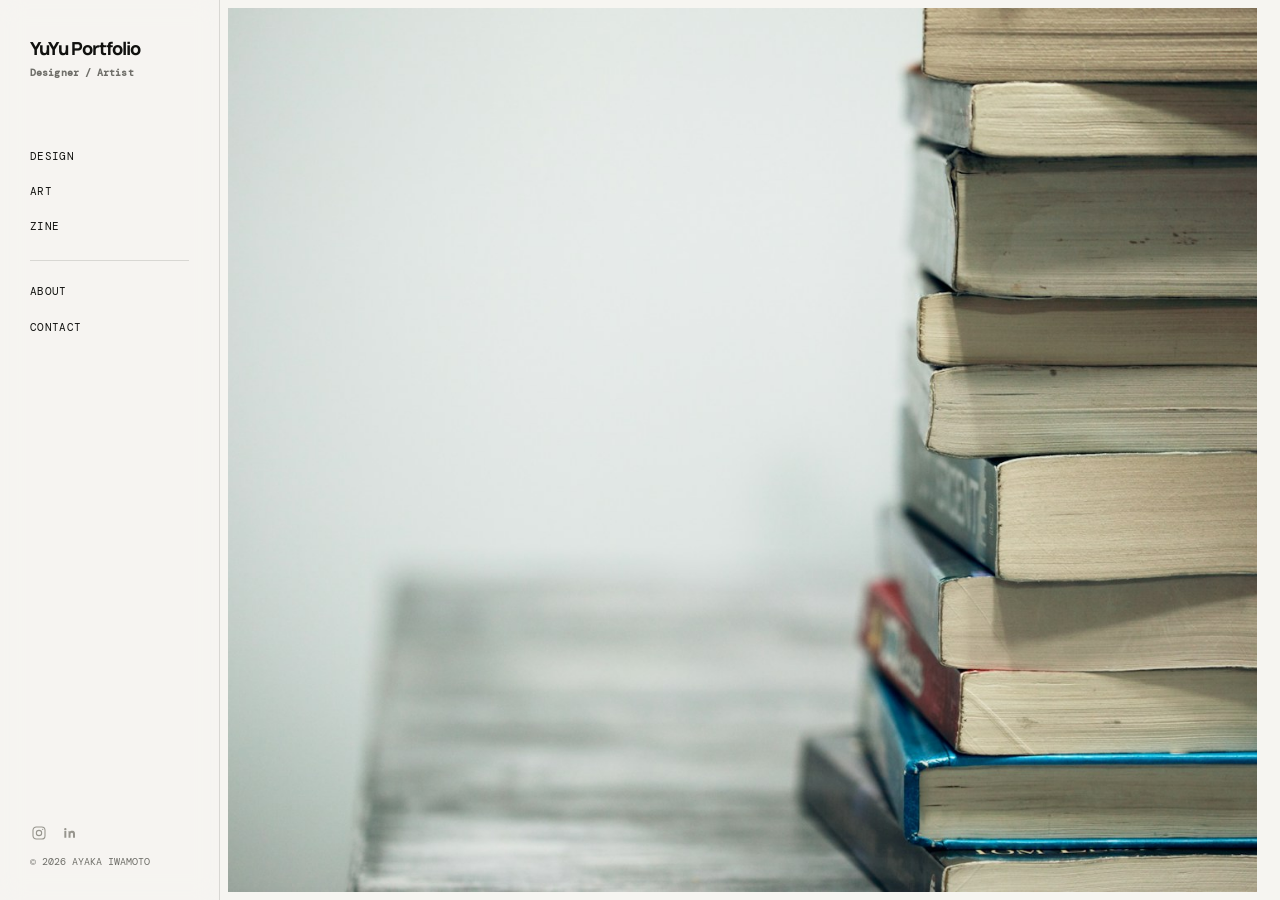
<file: index.html>
<!doctype html>
<html lang="en">
<head>
  <meta charset="utf-8">
  <meta name="viewport" content="width=device-width, initial-scale=1">
  <meta name="description" content="Personal creative archive and portfolio">
  <title>Portfolio — Home</title>
  <link rel="stylesheet" href="assets/css/style.css?v=20260902-8">
</head>
<body data-page="home">
  <div class="site-shell">
    <aside class="sidebar" data-site-sidebar></aside>
    <main class="page home-page"><div class="page-inner" data-page-content></div></main>
  </div>
  <script src="assets/js/site.js?v=20260902-5"></script><script src="assets/js/main.js"></script>
</body>
</html>
</file>
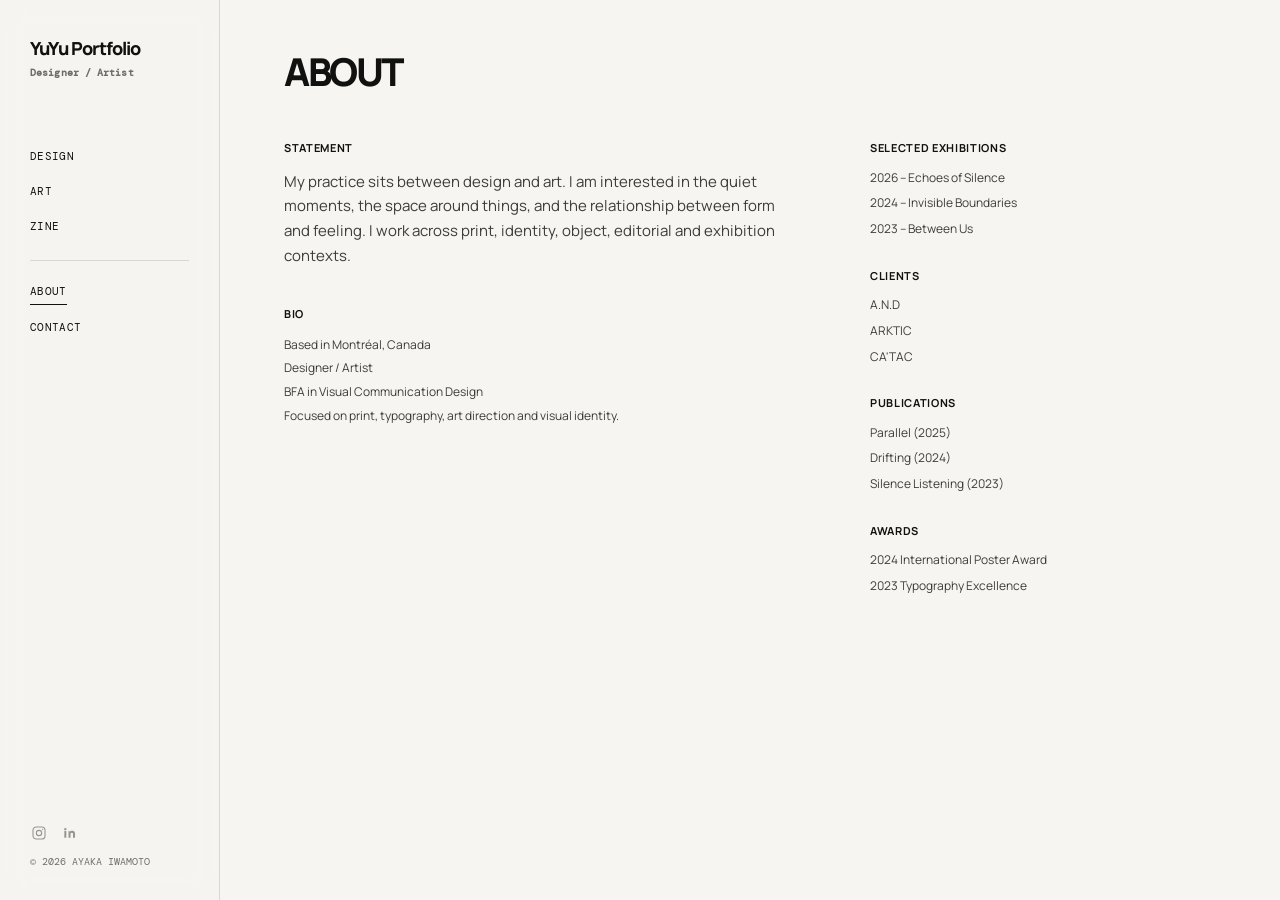
<file: about.html>
<!doctype html>
<html lang="en">
<head><meta charset="utf-8"><meta name="viewport" content="width=device-width, initial-scale=1"><title>Portfolio — About</title><link rel="stylesheet" href="assets/css/style.css?v=20260902-8"></head>
<body data-page="about"><div class="site-shell"><aside class="sidebar" data-site-sidebar></aside><main class="page"><div class="page-inner" data-page-content></div></main></div><script src="assets/js/site.js?v=20260902-5"></script><script src="assets/js/main.js"></script></body>
</html>
</file>
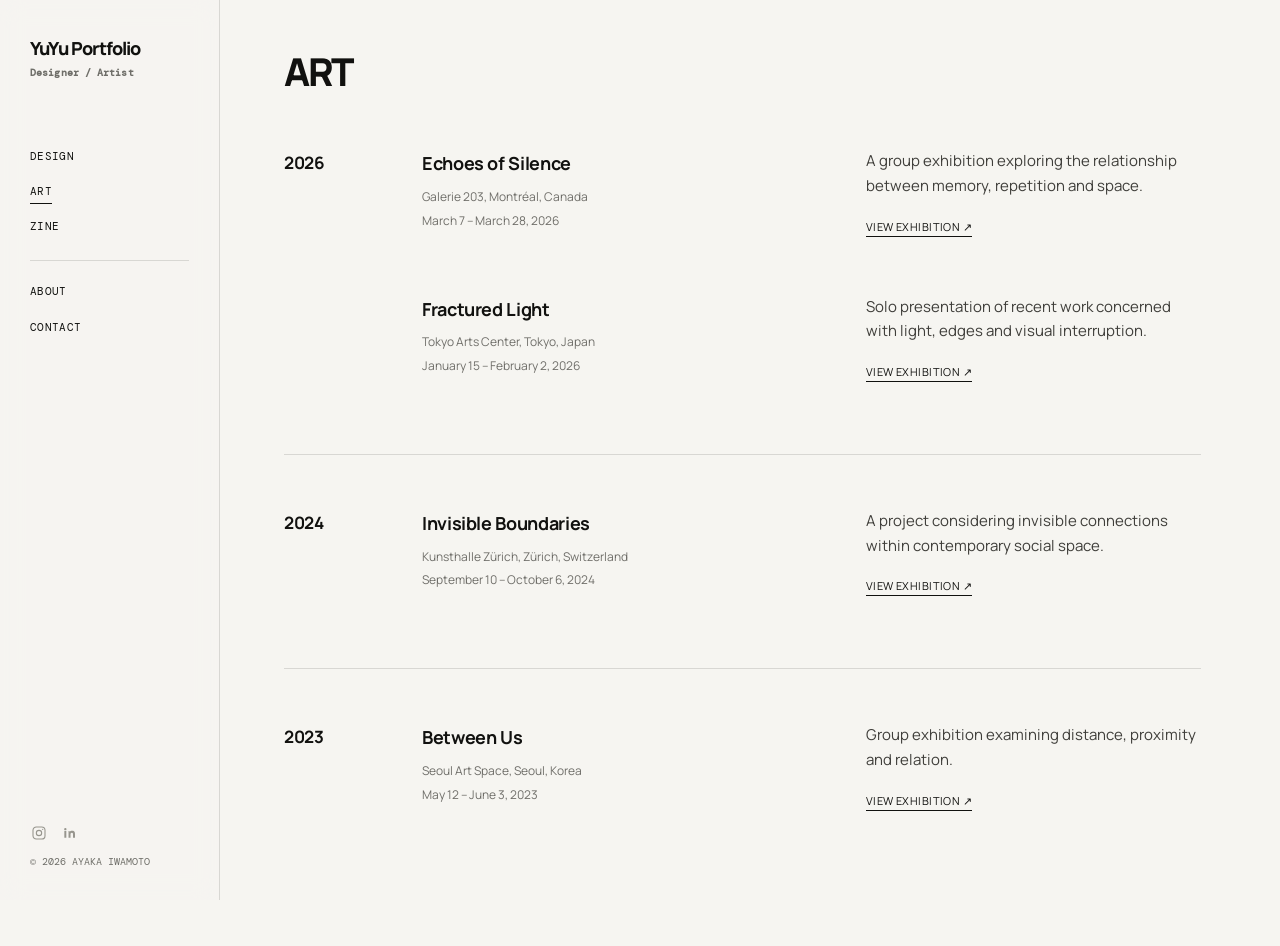
<file: art.html>
<!doctype html>
<html lang="en">
<head><meta charset="utf-8"><meta name="viewport" content="width=device-width, initial-scale=1"><title>Portfolio — Art</title><link rel="stylesheet" href="assets/css/style.css?v=20260902-8"></head>
<body data-page="art"><div class="site-shell"><aside class="sidebar" data-site-sidebar></aside><main class="page"><div class="page-inner" data-page-content></div></main></div><script src="assets/js/site.js?v=20260902-5"></script><script src="assets/js/main.js"></script></body>
</html>
</file>
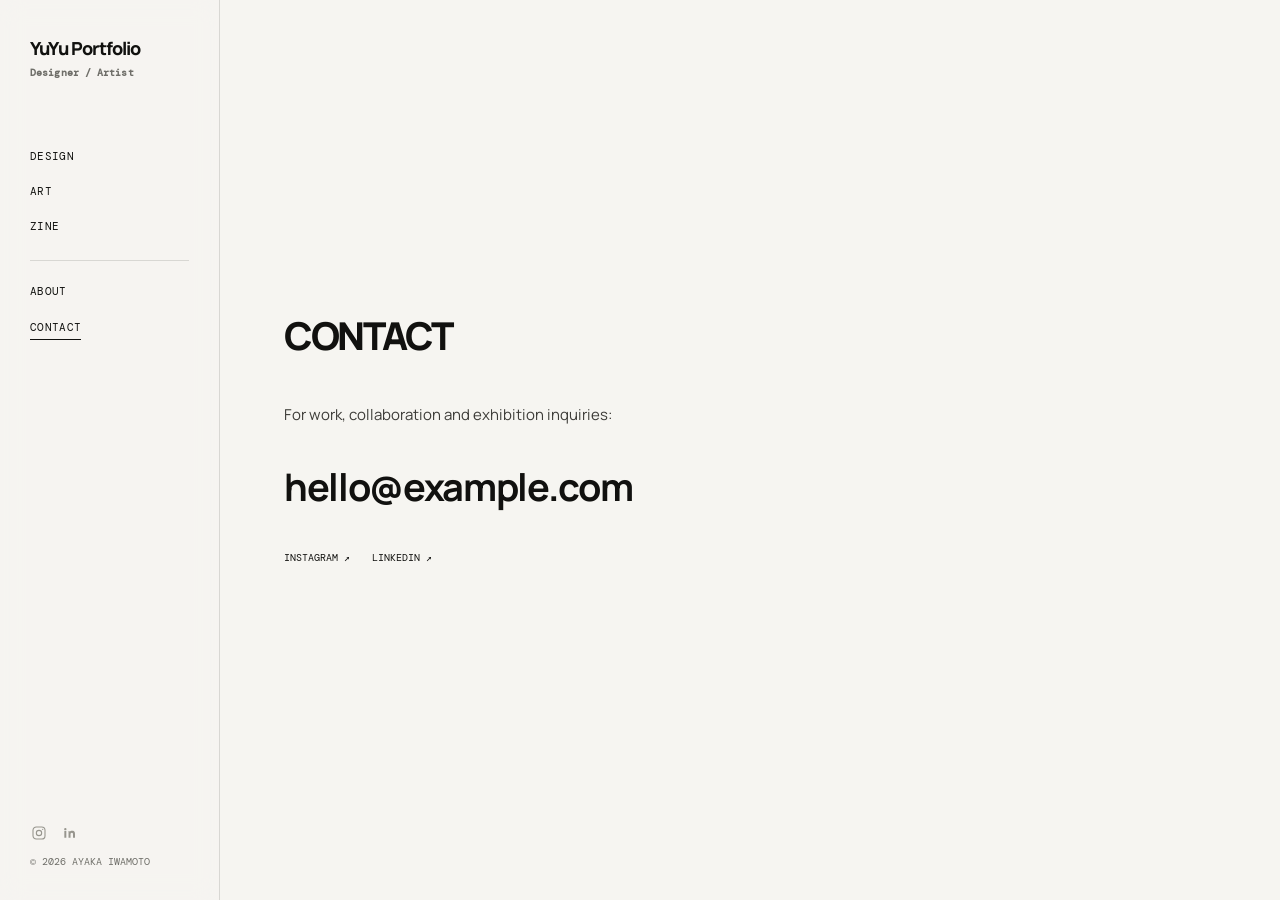
<file: contact.html>
<!doctype html>
<html lang="en">
<head><meta charset="utf-8"><meta name="viewport" content="width=device-width, initial-scale=1"><title>Portfolio — Contact</title><link rel="stylesheet" href="assets/css/style.css?v=20260902-8"></head>
<body data-page="contact"><div class="site-shell"><aside class="sidebar" data-site-sidebar></aside><main class="page"><div class="page-inner" data-page-content></div></main></div><script src="assets/js/site.js?v=20260902-5"></script><script src="assets/js/main.js"></script></body>
</html>
</file>
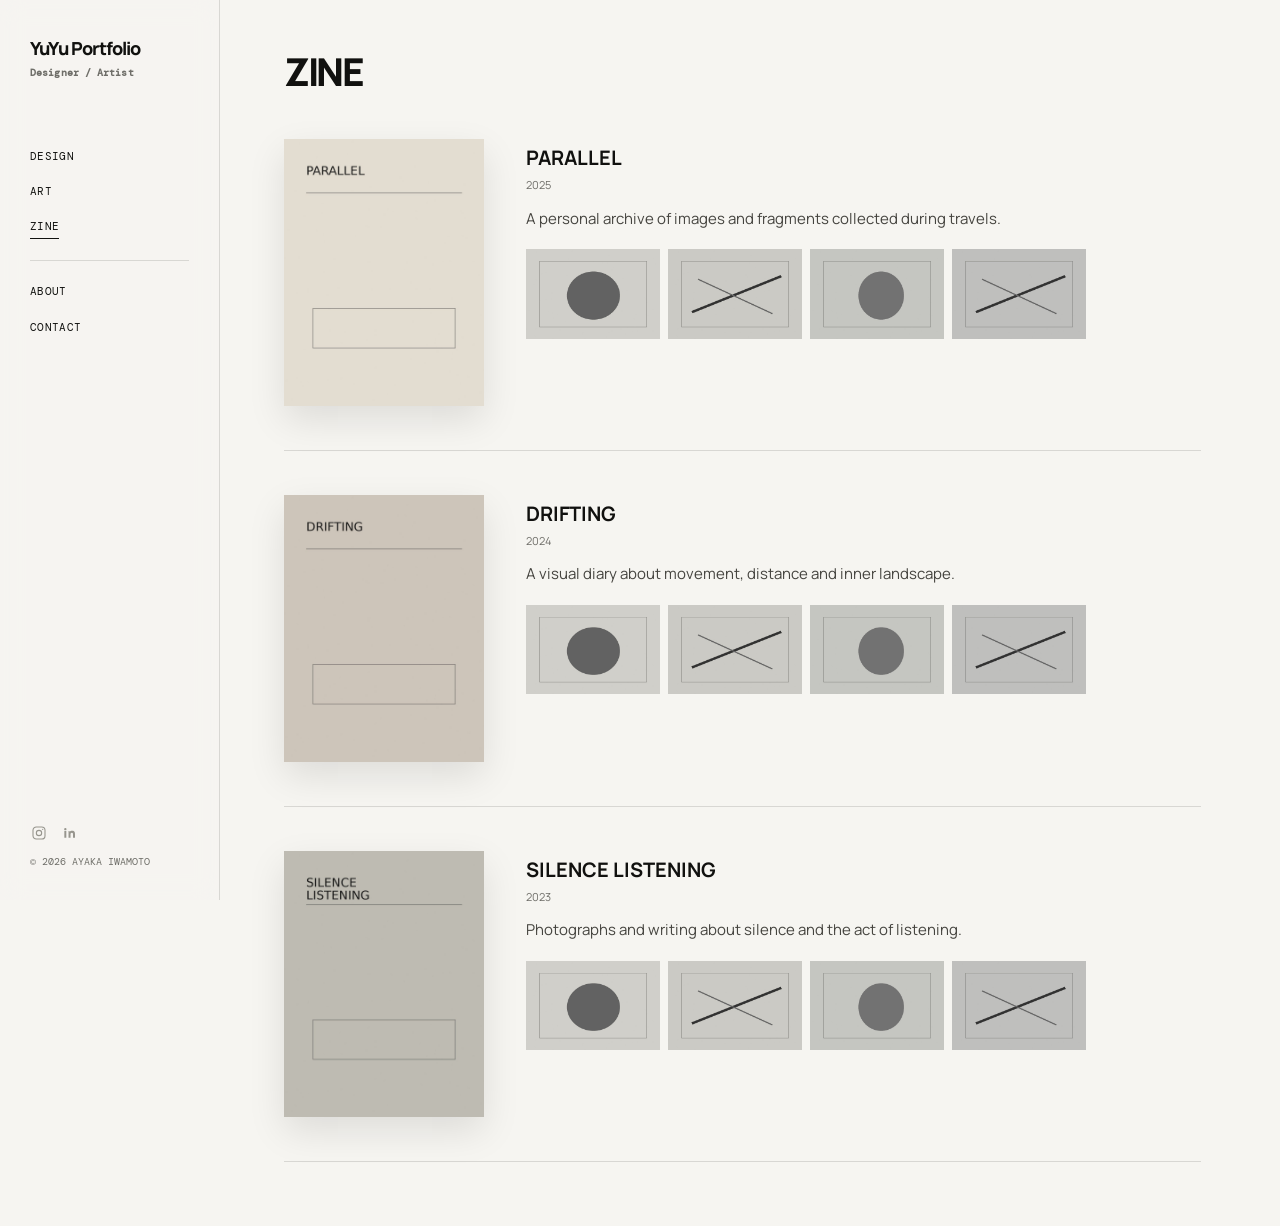
<file: zine.html>
<!doctype html>
<html lang="en">
<head><meta charset="utf-8"><meta name="viewport" content="width=device-width, initial-scale=1"><title>Portfolio — Zine</title><link rel="stylesheet" href="assets/css/style.css?v=20260902-8"></head>
<body data-page="zine"><div class="site-shell"><aside class="sidebar" data-site-sidebar></aside><main class="page"><div class="page-inner" data-page-content></div></main></div><script src="assets/js/site.js?v=20260902-5"></script><script src="assets/js/main.js"></script></body>
</html>
</file>
<file: assets/css/style.css>
@import url('https://fonts.googleapis.com/css2?family=DM+Mono&family=Manrope:wght@400;500;600;700;800&display=swap');

:root {
  --bg: #f6f5f1;
  --paper: #fbfaf7;
  --text: #11110f;
  --muted: #6f6e69;
  --line: rgba(17,17,15,.13);
  --rail: 220px;
  --ease: cubic-bezier(.22,.7,.18,1);
}

* { box-sizing: border-box; }
html {
  overflow-y: scroll;
  scroll-behavior: smooth;
  scrollbar-gutter: stable;
}
body {
  margin: 0;
  background: var(--bg);
  color: var(--text);
  font-family: 'Manrope', 'Helvetica Neue', Arial, sans-serif;
  font-size: 15px;
  line-height: 1.65;
  -webkit-font-smoothing: antialiased;
}
a { color: inherit; text-decoration: none; }
button, input, textarea { font: inherit; }
img { display: block; max-width: 100%; }

.site-shell {
  min-height: 100vh;
  display: grid;
  grid-template-columns: var(--rail) minmax(0, 1fr);
}

.sidebar {
  position: sticky;
  top: 0;
  height: 100vh;
  padding: 38px 30px 30px;
  border-right: 1px solid var(--line);
  background: rgba(246,245,241,.82);
  backdrop-filter: blur(12px);
  display: flex;
  flex-direction: column;
  z-index: 20;
}
.brand {
  font-size: 18px;
  font-weight: 800;
  line-height: 1.18;
  letter-spacing: -.045em;
}
.brand small {
  display: block;
  margin-top: 8px;
  color: var(--muted);
  font-family: 'DM Mono', monospace;
  font-size: 10px;
  letter-spacing: .01em;
}
.nav {
  margin-top: 68px;
  display: grid;
  gap: 17px;
}
.nav-divider { height: 1px; background: var(--line); margin: 8px 0 4px; }
.nav a {
  width: fit-content;
  font-family: 'DM Mono', monospace;
  font-size: 11px;
  letter-spacing: .03em;
  position: relative;
}
.nav a::after {
  content: '';
  position: absolute;
  left: 0; right: 0; bottom: -4px;
  height: 1px;
  background: var(--text);
  transform: scaleX(0);
  transform-origin: left;
  transition: transform .25s ease;
}
.nav a:hover::after,
.nav a.active::after { transform: scaleX(1); }
.sidebar-foot {
  margin-top: auto;
  color: var(--muted);
  font-family: 'DM Mono', monospace;
  font-size: 10px;
  display: grid;
  gap: 12px;
}
.socials { display: flex; gap: 12px; }
.social-icon {
  display: grid;
  width: 18px;
  height: 18px;
  place-items: center;
  color: #97958e;
  transition: color .2s ease, transform .2s var(--ease);
}
.social-icon:hover { color: var(--text); transform: translateY(-1px); }
.social-icon svg { width: 16px; height: 16px; fill: none; stroke: currentColor; stroke-width: 1.65; }
.social-icon svg path { fill: currentColor; stroke: none; }
.social-icon .icon-fill { fill: currentColor; stroke: none; }

.page {
  min-width: 0;
  padding: 40px clamp(28px, 5vw, 82px) 64px;
}
.page-inner { max-width: 1240px; margin: 0 auto; }
.page-title {
  margin: 0 0 36px;
  font-size: clamp(30px, 3vw, 48px);
  font-weight: 800;
  letter-spacing: -.065em;
}
.eyebrow {
  font-family: 'DM Mono', monospace;
  font-size: 10px;
  text-transform: uppercase;
  letter-spacing: .1em;
  color: var(--muted);
}

/* Home */
.home-page { overflow: hidden; padding: 8px; }
.home-page .page-inner { max-width: none; }
.home-stage {
  min-height: calc(100vh - 16px);
  overflow: hidden;
  background: #e7e4dd;
}
.home-stage img {
  width: 100%;
  height: calc(100vh - 16px);
  object-fit: cover;
  object-position: center;
}

/* Design */
.filter-bar {
  display: flex;
  flex-wrap: wrap;
  gap: 22px;
  margin-bottom: 28px;
  padding-bottom: 12px;
  border-bottom: 1px solid var(--line);
}
.filter-bar button {
  appearance: none;
  border: 0;
  background: transparent;
  padding: 0 0 4px;
  color: var(--muted);
  cursor: pointer;
  font-size: 11px;
  text-transform: uppercase;
  letter-spacing: .04em;
  position: relative;
}
.filter-bar button::after {
  content: '';
  position: absolute;
  left: 0; right: 0; bottom: 0;
  height: 1px;
  background: var(--text);
  transform: scaleX(0);
  transition: transform .25s ease;
}
.filter-bar button.active { color: var(--text); }
.filter-bar button.active::after { transform: scaleX(1); }
.design-grid {
  display: grid;
  grid-template-columns: repeat(3, minmax(0, 1fr));
  gap: 12px;
}
.work-card {
  position: relative;
  aspect-ratio: 4 / 3;
  overflow: hidden;
  background: #dfddd6;
  cursor: pointer;
  opacity: 1;
  transform: translateY(0);
  transition: opacity .3s ease, transform .35s var(--ease);
}
.work-card.is-hidden { display: none; }
.work-card img { width: 100%; height: 100%; object-fit: cover; transition: transform .55s var(--ease), filter .4s ease; }
.work-card:hover img { transform: scale(1.025); filter: brightness(.93); }
.work-card .meta {
  position: absolute;
  inset: auto 0 0 0;
  padding: 16px;
  color: white;
  background: linear-gradient(transparent, rgba(0,0,0,.54));
  transform: translateY(16%);
  opacity: 0;
  transition: .3s ease;
}
.work-card:hover .meta { transform: translateY(0); opacity: 1; }
.meta-title { font-size: 16px; font-weight: 700; }
.meta-sub { margin-top: 3px; font-size: 11px; opacity: .8; }

/* Art */
.art-list { max-width: 980px; }
.art-year {
  display: grid;
  grid-template-columns: 110px minmax(0,1fr);
  gap: 28px;
  padding: 10px 0 70px;
}
.art-year + .art-year { border-top: 1px solid var(--line); padding-top: 54px; }
.art-year h2 {
  margin: 0;
  font-size: 17px;
  font-weight: 700;
  letter-spacing: -.02em;
}
.exhibitions { display: grid; gap: 56px; }
.exhibition {
  display: grid;
  grid-template-columns: 1.1fr .9fr;
  gap: 34px;
}
.exhibition h3 { margin: 0 0 8px; font-size: 18px; letter-spacing: -.02em; }
.exhibition .place { color: var(--muted); font-size: 12px; }
.exhibition .date { margin-top: 4px; color: var(--muted); font-size: 12px; }
.exhibition p { margin: 0 0 15px; max-width: 48ch; color: #3f3e3a; }
.external-link { font-size: 11px; text-transform: uppercase; letter-spacing: .04em; border-bottom: 1px solid currentColor; padding-bottom: 2px; }

/* Zine */
.zine-list { display: grid; gap: 44px; max-width: 1100px; }
.zine-item {
  display: grid;
  grid-template-columns: 200px minmax(0,1fr);
  gap: 42px;
  padding-bottom: 44px;
  border-bottom: 1px solid var(--line);
}
.zine-cover { box-shadow: 0 14px 35px rgba(0,0,0,.1); }
.zine-copy h2 { margin: 2px 0 2px; font-size: 20px; }
.zine-year { color: var(--muted); font-size: 11px; }
.zine-copy p { max-width: 56ch; margin: 12px 0 18px; color: #45443f; }
.zine-preview { display: grid; grid-template-columns: repeat(4, minmax(0,1fr)); gap: 8px; max-width: 560px; }
.zine-preview img { width: 100%; aspect-ratio: 3/2; object-fit: cover; }

/* About */
.about-layout {
  display: grid;
  grid-template-columns: minmax(0,1.2fr) minmax(240px,.8fr);
  gap: clamp(50px, 7vw, 110px);
  max-width: 1060px;
}
.about-section + .about-section { margin-top: 36px; }
.about-section h2 { margin: 0 0 12px; font-size: 11px; text-transform: uppercase; letter-spacing: .06em; }
.about-section p { margin: 0; max-width: 58ch; color: #3d3c38; }
.bio-grid { display: grid; gap: 4px; color: #3d3c38; font-size: 12px; }
.selected { display: grid; gap: 28px; }
.selected h3 { margin: 0 0 10px; font-size: 11px; text-transform: uppercase; letter-spacing: .06em; }
.selected ul { list-style: none; padding: 0; margin: 0; display: grid; gap: 6px; color: #3d3c38; font-size: 12px; }
.cv-link { display: inline-block; margin-top: 42px; padding: 10px 14px; border: 1px solid var(--text); font-size: 11px; }

/* Contact */
.contact-layout {
  min-height: calc(100vh - 110px);
  display: flex;
  align-items: center;
}
.contact-copy p { max-width: 48ch; color: #3d3c38; }
.contact-email { display: inline-block; margin: 12px 0 32px; font-size: clamp(22px, 3vw, 38px); font-weight: 700; letter-spacing: -.035em; }
.contact-links { display: flex; gap: 22px; font-family: 'DM Mono', monospace; font-size: 10px; text-transform: uppercase; }

/* Lightbox */
.lightbox {
  position: fixed;
  inset: 0;
  background: rgba(18,18,16,.94);
  color: white;
  z-index: 100;
  display: none;
  grid-template-columns: minmax(0,1.55fr) minmax(280px,.45fr);
  gap: 36px;
  padding: 40px;
}
.lightbox.open { display: grid; }
.lightbox-media { min-width: 0; display: grid; place-items: center; }
.lightbox-media img { max-width: 100%; max-height: calc(100vh - 80px); object-fit: contain; }
.lightbox-info { align-self: end; padding: 30px 10px 30px 0; }
.lightbox-info h2 { font-size: 28px; margin: 0 0 8px; }
.lightbox-info p { color: rgba(255,255,255,.72); }
.lightbox-close {
  position: absolute; top: 22px; right: 24px;
  border: 0; background: transparent; color: white;
  font-size: 28px; cursor: pointer;
}
.lightbox-navigation { display: flex; align-items: center; width: fit-content; height: 22px; gap: 5px; margin-top: 28px; font-family: 'DM Mono', monospace; font-size: 14px; line-height: 22px; }
.lightbox-nav { display: flex; width: 15px; height: 22px; padding: 0; align-items: center; justify-content: center; border: 0; background: transparent; color: white; font: inherit; font-weight: 400; line-height: 22px; cursor: pointer; transform: translateY(2px); transition: color .2s ease; }
.lightbox-nav:hover { color: rgba(255,255,255,.72); }
.lightbox-nav:disabled { color: rgba(255,255,255,.25); cursor: default; }
.lightbox-count { display: flex; height: 22px; align-items: center; color: rgba(255,255,255,.65); font: inherit; line-height: 22px; text-align: center; transform: translateY(1px); }

.reveal { opacity: 0; transform: translateY(12px); transition: opacity .55s ease, transform .55s var(--ease); }
.reveal.visible { opacity: 1; transform: none; }

.mobile-header,
.mobile-menu { display: none; }

@media (max-width: 900px) {
  :root { --rail: 170px; }
  .sidebar { padding: 30px 22px 24px; }
  .page { padding: 34px 24px 52px; }
  .design-grid { grid-template-columns: repeat(2, minmax(0,1fr)); }
  .home-stage { min-height: 760px; }
  .art-year { grid-template-columns: 80px minmax(0,1fr); }
  .exhibition { grid-template-columns: 1fr; gap: 10px; }
  .zine-item { grid-template-columns: 150px minmax(0,1fr); gap: 28px; }
  .about-layout { grid-template-columns: 1fr; }
}

@media (max-width: 680px) {
  .site-shell { display: block; }
  .sidebar { display: none; }
  .mobile-header {
    display: block;
    position: fixed;
    top: 16px;
    right: 16px;
    z-index: 60;
  }
  .mobile-menu-toggle {
    display: grid;
    width: 44px;
    height: 44px;
    padding: 13px 11px;
    align-content: center;
    gap: 5px;
    border: 1px solid rgba(17,17,15,.18);
    border-radius: 50%;
    background: rgba(251,250,247,.92);
    box-shadow: 0 4px 18px rgba(0,0,0,.08);
    cursor: pointer;
    backdrop-filter: blur(10px);
  }
  .mobile-menu-toggle span {
    display: block;
    width: 100%;
    height: 1px;
    background: var(--text);
    transition: transform .25s var(--ease), opacity .2s ease;
  }
  body.mobile-menu-open .mobile-menu-toggle span:nth-child(1) { transform: translateY(6px) rotate(45deg); }
  body.mobile-menu-open .mobile-menu-toggle span:nth-child(2) { opacity: 0; }
  body.mobile-menu-open .mobile-menu-toggle span:nth-child(3) { transform: translateY(-6px) rotate(-45deg); }
  .mobile-menu {
    display: block;
    position: fixed;
    inset: 0 0 0 auto;
    z-index: 50;
    width: min(340px, 88vw);
    padding: 92px 28px 28px;
    background: var(--bg);
    border-left: 1px solid var(--line);
    box-shadow: -12px 0 36px rgba(0,0,0,.08);
    transform: translateX(105%);
    transition: transform .35s var(--ease);
  }
  .mobile-menu.open { transform: translateX(0); }
  .mobile-menu-inner { min-height: 100%; display: flex; flex-direction: column; }
  .mobile-nav { display: grid; gap: 17px; margin-top: 68px; }
  .mobile-nav a { width: fit-content; font-family: 'DM Mono', monospace; font-size: 12px; letter-spacing: .03em; }
  .mobile-nav a.active { text-decoration: underline; text-underline-offset: 5px; }
  .mobile-menu-foot { margin-top: auto; display: grid; gap: 14px; font-family: 'DM Mono', monospace; font-size: 10px; color: var(--muted); }
  body.mobile-menu-open { overflow: hidden; }
  .page { padding: 28px 18px 44px; }
  .home-page { padding: 8px; }
  .home-stage, .home-stage img { min-height: 72vh; height: 72vh; }
  .design-grid { grid-template-columns: 1fr 1fr; gap: 8px; }
  .filter-bar { gap: 13px 18px; }
  .art-year { grid-template-columns: 1fr; gap: 24px; padding-bottom: 54px; }
  .exhibitions { gap: 42px; }
  .zine-item { grid-template-columns: 1fr; }
  .zine-cover { width: 46%; min-width: 140px; }
  .zine-preview { grid-template-columns: repeat(4, 1fr); }
  .lightbox { grid-template-columns: 1fr; padding: 28px 18px; gap: 8px; }
  .lightbox-info { padding: 0 0 10px; }
  .contact-layout { min-height: 52vh; }
}
</file>
